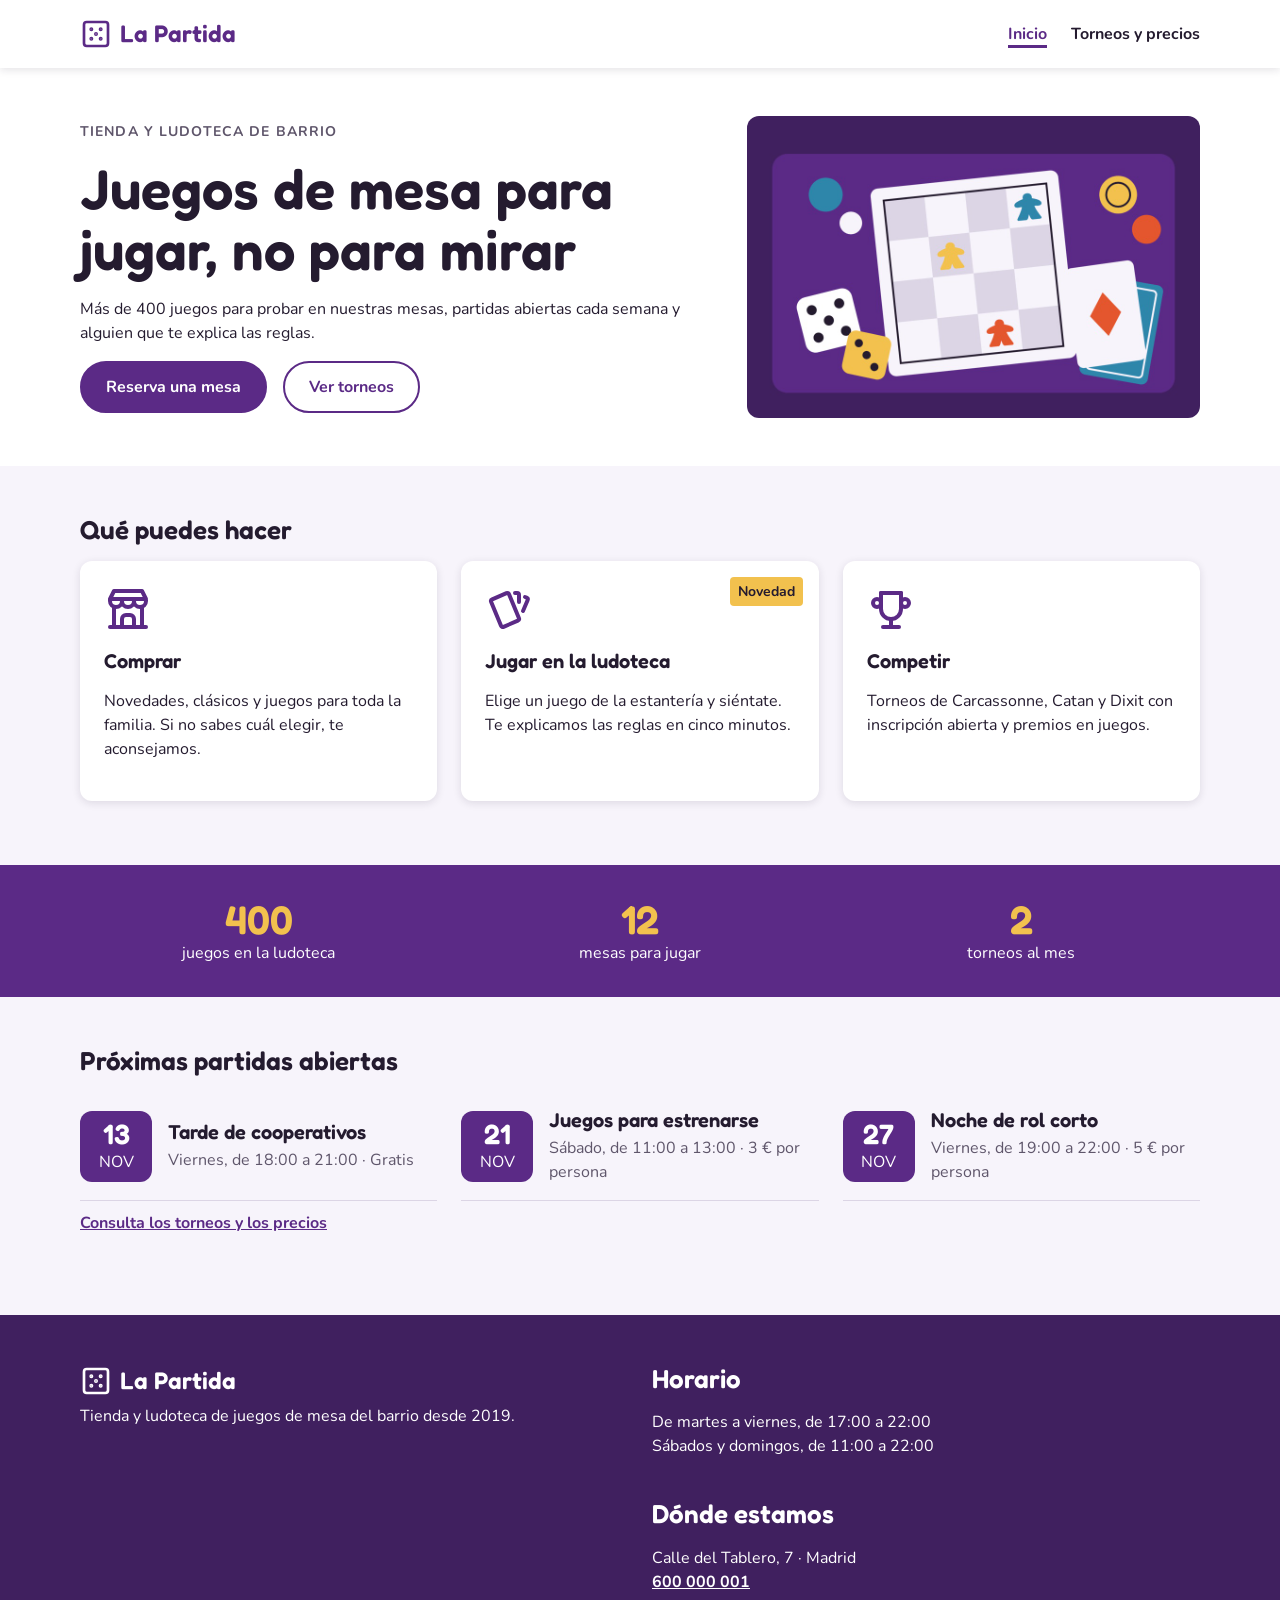
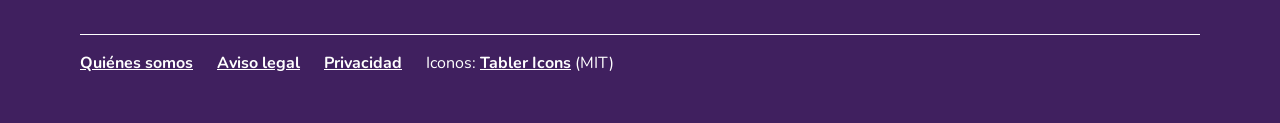
<file: index.html>
<!DOCTYPE html>
<html lang="es">
<head>
  <meta charset="UTF-8">
  <meta name="viewport" content="width=device-width, initial-scale=1">
  <title>La Partida · Tienda y ludoteca de juegos de mesa</title>
  <link rel="preconnect" href="https://fonts.googleapis.com">
  <link rel="preconnect" href="https://fonts.gstatic.com" crossorigin>
  <link rel="stylesheet" href="https://fonts.googleapis.com/css2?family=Fredoka:wght@600&family=Nunito:wght@400;700&display=swap">
  <link rel="stylesheet" href="css/variables.css">
  <link rel="stylesheet" href="css/estilos.css">
  <link rel="stylesheet" href="css/oscuro.css" media="screen and (prefers-color-scheme: dark)">
  <link rel="stylesheet" href="css/impresion.css" media="print">
</head>
<body>
  <!-- Iconos de Tabler Icons (https://tabler.io/icons), licencia MIT -->
  <header class="cabecera">
    <div class="contenedor cabecera-contenido">
      <a class="logo" href="index.html">
        <svg viewBox="0 0 24 24" fill="none" stroke="currentColor" stroke-width="2" stroke-linecap="round" stroke-linejoin="round" aria-hidden="true"><path d="M3 3m0 2a2 2 0 0 1 2 -2h14a2 2 0 0 1 2 2v14a2 2 0 0 1 -2 2h-14a2 2 0 0 1 -2 -2z"/><circle cx="8.5" cy="8.5" r=".5" fill="currentColor"/><circle cx="15.5" cy="8.5" r=".5" fill="currentColor"/><circle cx="15.5" cy="15.5" r=".5" fill="currentColor"/><circle cx="8.5" cy="15.5" r=".5" fill="currentColor"/><circle cx="12" cy="12" r=".5" fill="currentColor"/></svg>
        La Partida
      </a>
      <nav class="menu" aria-label="Principal">
        <ul>
          <li><a href="index.html" aria-current="page">Inicio</a></li>
          <li><a href="torneos.html">Torneos y precios</a></li>
        </ul>
      </nav>
    </div>
  </header>

  <main>
    <section class="portada">
      <div class="contenedor portada-contenido">
        <div class="portada-texto">
          <p class="antetitulo">Tienda y ludoteca de barrio</p>
          <h1 class="titulo-portada">Juegos de mesa para jugar, no para mirar</h1>
          <p class="entradilla">Más de 400 juegos para probar en nuestras mesas, partidas abiertas cada semana y alguien que te explica las reglas.</p>
          <div class="botones">
            <a class="boton" href="reserva.html">Reserva una mesa</a>
            <a class="boton boton-contorno" href="torneos.html">Ver torneos</a>
          </div>
        </div>
        <img class="portada-imagen" src="img/portada-960.jpg" alt="Dados, fichas y cartas alrededor de un tablero" width="1440" height="960">
      </div>
    </section>

    <section class="seccion">
      <div class="contenedor">
        <h2>Qué puedes hacer</h2>
        <div class="rejilla">
          <article class="tarjeta">
            <svg class="tarjeta-icono" viewBox="0 0 24 24" fill="none" stroke="currentColor" stroke-width="2" stroke-linecap="round" stroke-linejoin="round" aria-hidden="true"><path d="M3 21l18 0"/><path d="M3 7v1a3 3 0 0 0 6 0v-1m0 1a3 3 0 0 0 6 0v-1m0 1a3 3 0 0 0 6 0v-1h-18l2 -4h14l2 4"/><path d="M5 21l0 -10.15"/><path d="M19 21l0 -10.15"/><path d="M9 21v-4a2 2 0 0 1 2 -2h2a2 2 0 0 1 2 2v4"/></svg>
            <h3>Comprar</h3>
            <p>Novedades, clásicos y juegos para toda la familia. Si no sabes cuál elegir, te aconsejamos.</p>
          </article>
          <article class="tarjeta">
            <p class="etiqueta etiqueta-esquina">Novedad</p>
            <svg class="tarjeta-icono" viewBox="0 0 24 24" fill="none" stroke="currentColor" stroke-width="2" stroke-linecap="round" stroke-linejoin="round" aria-hidden="true"><path d="M3.604 7.197l7.138 -3.109a.96 .96 0 0 1 1.27 .527l4.924 11.902a1 1 0 0 1 -.514 1.304l-7.137 3.109a.96 .96 0 0 1 -1.271 -.527l-4.924 -11.903a1 1 0 0 1 .514 -1.304z"/><path d="M15 4h1a1 1 0 0 1 1 1v3.5"/><path d="M20 6c.264 .112 .52 .217 .768 .315a1 1 0 0 1 .53 1.311l-2.298 5.374"/></svg>
            <h3>Jugar en la ludoteca</h3>
            <p>Elige un juego de la estantería y siéntate. Te explicamos las reglas en cinco minutos.</p>
          </article>
          <article class="tarjeta">
            <svg class="tarjeta-icono" viewBox="0 0 24 24" fill="none" stroke="currentColor" stroke-width="2" stroke-linecap="round" stroke-linejoin="round" aria-hidden="true"><path d="M8 21l8 0"/><path d="M12 17l0 4"/><path d="M7 4l10 0"/><path d="M17 4v8a5 5 0 0 1 -10 0v-8"/><path d="M5 9m-2 0a2 2 0 1 0 4 0a2 2 0 1 0 -4 0"/><path d="M19 9m-2 0a2 2 0 1 0 4 0a2 2 0 1 0 -4 0"/></svg>
            <h3>Competir</h3>
            <p>Torneos de Carcassonne, Catan y Dixit con inscripción abierta y premios en juegos.</p>
          </article>
        </div>
      </div>
    </section>

    <section class="cifras">
      <div class="contenedor">
        <h2 class="oculto-visual">La Partida en cifras</h2>
        <ul class="cifras-lista">
          <li class="cifra"><span class="cifra-numero">400</span> juegos en la ludoteca</li>
          <li class="cifra"><span class="cifra-numero">12</span> mesas para jugar</li>
          <li class="cifra"><span class="cifra-numero">2</span> torneos al mes</li>
        </ul>
      </div>
    </section>

    <section class="seccion">
      <div class="contenedor">
        <h2>Próximas partidas abiertas</h2>
        <ul class="eventos">
          <li class="evento">
            <p class="evento-fecha"><span class="evento-dia">13</span> nov</p>
            <div>
              <h3 class="evento-titulo">Tarde de cooperativos</h3>
              <p class="evento-datos">Viernes, de 18:00 a 21:00 · Gratis</p>
            </div>
          </li>
          <li class="evento">
            <p class="evento-fecha"><span class="evento-dia">21</span> nov</p>
            <div>
              <h3 class="evento-titulo">Juegos para estrenarse</h3>
              <p class="evento-datos">Sábado, de 11:00 a 13:00 · 3 € por persona</p>
            </div>
          </li>
          <li class="evento">
            <p class="evento-fecha"><span class="evento-dia">27</span> nov</p>
            <div>
              <h3 class="evento-titulo">Noche de rol corto</h3>
              <p class="evento-datos">Viernes, de 19:00 a 22:00 · 5 € por persona</p>
            </div>
          </li>
        </ul>
        <p><a href="torneos.html">Consulta los torneos y los precios</a></p>
      </div>
    </section>
  </main>

  <footer class="pie">
    <div class="contenedor pie-contenido">
      <div class="pie-marca">
        <a class="logo" href="index.html">
          <svg viewBox="0 0 24 24" fill="none" stroke="currentColor" stroke-width="2" stroke-linecap="round" stroke-linejoin="round" aria-hidden="true"><path d="M3 3m0 2a2 2 0 0 1 2 -2h14a2 2 0 0 1 2 2v14a2 2 0 0 1 -2 2h-14a2 2 0 0 1 -2 -2z"/><circle cx="8.5" cy="8.5" r=".5" fill="currentColor"/><circle cx="15.5" cy="8.5" r=".5" fill="currentColor"/><circle cx="15.5" cy="15.5" r=".5" fill="currentColor"/><circle cx="8.5" cy="15.5" r=".5" fill="currentColor"/><circle cx="12" cy="12" r=".5" fill="currentColor"/></svg>
          La Partida
        </a>
        <p>Tienda y ludoteca de juegos de mesa del barrio desde 2019.</p>
      </div>
      <div class="pie-horario">
        <h2 class="pie-titulo">Horario</h2>
        <p>De martes a viernes, de 17:00 a 22:00<br>Sábados y domingos, de 11:00 a 22:00</p>
      </div>
      <div class="pie-contacto">
        <h2 class="pie-titulo">Dónde estamos</h2>
        <p>Calle del Tablero, 7 · Madrid<br>
          <a href="tel:+34600000001">600 000 001</a></p>
      </div>
      <nav class="pie-enlaces" aria-label="Pie">
        <ul>
          <li><a href="quienes-somos.html">Quiénes somos</a></li>
          <li><a href="aviso-legal.html">Aviso legal</a></li>
          <li><a href="privacidad.html">Privacidad</a></li>
          <li>Iconos: <a href="https://tabler.io/icons">Tabler Icons</a> (MIT)</li>
        </ul>
      </nav>
    </div>
  </footer>
</body>
</html>
</file>
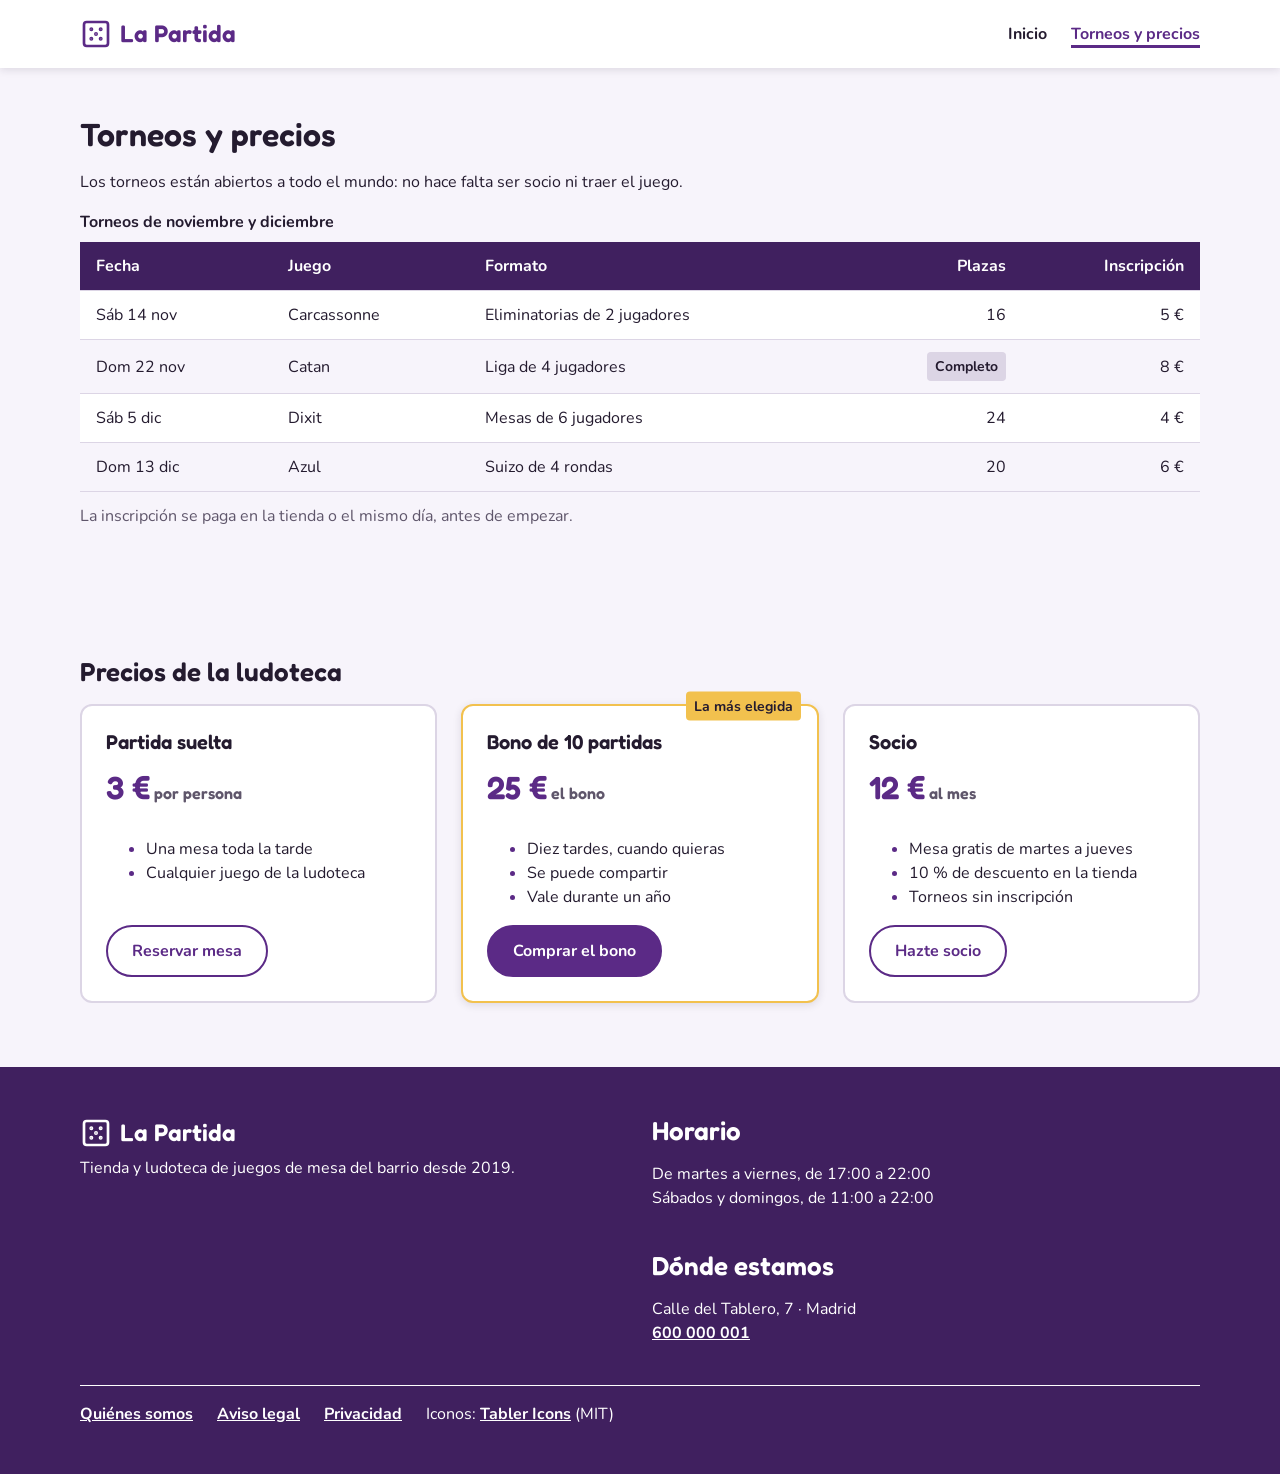
<file: torneos.html>
<!DOCTYPE html>
<html lang="es">
<head>
  <meta charset="UTF-8">
  <meta name="viewport" content="width=device-width, initial-scale=1">
  <title>Torneos y precios · La Partida</title>
  <link rel="preconnect" href="https://fonts.googleapis.com">
  <link rel="preconnect" href="https://fonts.gstatic.com" crossorigin>
  <link rel="stylesheet" href="https://fonts.googleapis.com/css2?family=Fredoka:wght@600&family=Nunito:wght@400;700&display=swap">
  <link rel="stylesheet" href="css/variables.css">
  <link rel="stylesheet" href="css/estilos.css">
  <link rel="stylesheet" href="css/oscuro.css" media="screen and (prefers-color-scheme: dark)">
  <link rel="stylesheet" href="css/impresion.css" media="print">
</head>
<body>
  <!-- Iconos de Tabler Icons (https://tabler.io/icons), licencia MIT -->
  <header class="cabecera">
    <div class="contenedor cabecera-contenido">
      <a class="logo" href="index.html">
        <svg viewBox="0 0 24 24" fill="none" stroke="currentColor" stroke-width="2" stroke-linecap="round" stroke-linejoin="round" aria-hidden="true"><path d="M3 3m0 2a2 2 0 0 1 2 -2h14a2 2 0 0 1 2 2v14a2 2 0 0 1 -2 2h-14a2 2 0 0 1 -2 -2z"/><circle cx="8.5" cy="8.5" r=".5" fill="currentColor"/><circle cx="15.5" cy="8.5" r=".5" fill="currentColor"/><circle cx="15.5" cy="15.5" r=".5" fill="currentColor"/><circle cx="8.5" cy="15.5" r=".5" fill="currentColor"/><circle cx="12" cy="12" r=".5" fill="currentColor"/></svg>
        La Partida
      </a>
      <nav class="menu" aria-label="Principal">
        <ul>
          <li><a href="index.html">Inicio</a></li>
          <li><a href="torneos.html" aria-current="page">Torneos y precios</a></li>
        </ul>
      </nav>
    </div>
  </header>

  <main>
    <section class="seccion">
      <div class="contenedor">
        <h1>Torneos y precios</h1>
        <p class="entradilla">Los torneos están abiertos a todo el mundo: no hace falta ser socio ni traer el juego.</p>
        <div class="tabla-desplazable" role="region" aria-label="Calendario de torneos" tabindex="0">
          <table class="tabla">
            <caption>Torneos de noviembre y diciembre</caption>
            <thead>
              <tr>
                <th scope="col">Fecha</th>
                <th scope="col">Juego</th>
                <th scope="col">Formato</th>
                <th scope="col" class="numero">Plazas</th>
                <th scope="col" class="numero">Inscripción</th>
              </tr>
            </thead>
            <tbody>
              <tr>
                <td>Sáb 14 nov</td>
                <td>Carcassonne</td>
                <td>Eliminatorias de 2 jugadores</td>
                <td class="numero">16</td>
                <td class="numero">5 €</td>
              </tr>
              <tr>
                <td>Dom 22 nov</td>
                <td>Catan</td>
                <td>Liga de 4 jugadores</td>
                <td class="numero"><span class="etiqueta etiqueta-completo">Completo</span></td>
                <td class="numero">8 €</td>
              </tr>
              <tr>
                <td>Sáb 5 dic</td>
                <td>Dixit</td>
                <td>Mesas de 6 jugadores</td>
                <td class="numero">24</td>
                <td class="numero">4 €</td>
              </tr>
              <tr>
                <td>Dom 13 dic</td>
                <td>Azul</td>
                <td>Suizo de 4 rondas</td>
                <td class="numero">20</td>
                <td class="numero">6 €</td>
              </tr>
            </tbody>
          </table>
        </div>
        <p class="texto-suave">La inscripción se paga en la tienda o el mismo día, antes de empezar.</p>
      </div>
    </section>

    <section class="seccion">
      <div class="contenedor">
        <h2>Precios de la ludoteca</h2>
        <div class="precios">
          <article class="precio">
            <h3>Partida suelta</h3>
            <p class="precio-importe">3 €<span class="precio-unidad"> por persona</span></p>
            <ul class="precio-lista">
              <li>Una mesa toda la tarde</li>
              <li>Cualquier juego de la ludoteca</li>
            </ul>
            <a class="boton boton-contorno" href="reserva.html">Reservar mesa</a>
          </article>
          <article class="precio precio-destacado">
            <p class="etiqueta etiqueta-esquina">La más elegida</p>
            <h3>Bono de 10 partidas</h3>
            <p class="precio-importe">25 €<span class="precio-unidad"> el bono</span></p>
            <ul class="precio-lista">
              <li>Diez tardes, cuando quieras</li>
              <li>Se puede compartir</li>
              <li>Vale durante un año</li>
            </ul>
            <a class="boton" href="reserva.html">Comprar el bono</a>
          </article>
          <article class="precio">
            <h3>Socio</h3>
            <p class="precio-importe">12 €<span class="precio-unidad"> al mes</span></p>
            <ul class="precio-lista">
              <li>Mesa gratis de martes a jueves</li>
              <li>10 % de descuento en la tienda</li>
              <li>Torneos sin inscripción</li>
            </ul>
            <a class="boton boton-contorno" href="hazte-socio.html">Hazte socio</a>
          </article>
        </div>
      </div>
    </section>
  </main>

  <footer class="pie">
    <div class="contenedor pie-contenido">
      <div class="pie-marca">
        <a class="logo" href="index.html">
          <svg viewBox="0 0 24 24" fill="none" stroke="currentColor" stroke-width="2" stroke-linecap="round" stroke-linejoin="round" aria-hidden="true"><path d="M3 3m0 2a2 2 0 0 1 2 -2h14a2 2 0 0 1 2 2v14a2 2 0 0 1 -2 2h-14a2 2 0 0 1 -2 -2z"/><circle cx="8.5" cy="8.5" r=".5" fill="currentColor"/><circle cx="15.5" cy="8.5" r=".5" fill="currentColor"/><circle cx="15.5" cy="15.5" r=".5" fill="currentColor"/><circle cx="8.5" cy="15.5" r=".5" fill="currentColor"/><circle cx="12" cy="12" r=".5" fill="currentColor"/></svg>
          La Partida
        </a>
        <p>Tienda y ludoteca de juegos de mesa del barrio desde 2019.</p>
      </div>
      <div class="pie-horario">
        <h2 class="pie-titulo">Horario</h2>
        <p>De martes a viernes, de 17:00 a 22:00<br>Sábados y domingos, de 11:00 a 22:00</p>
      </div>
      <div class="pie-contacto">
        <h2 class="pie-titulo">Dónde estamos</h2>
        <p>Calle del Tablero, 7 · Madrid<br>
          <a href="tel:+34600000001">600 000 001</a></p>
      </div>
      <nav class="pie-enlaces" aria-label="Pie">
        <ul>
          <li><a href="quienes-somos.html">Quiénes somos</a></li>
          <li><a href="aviso-legal.html">Aviso legal</a></li>
          <li><a href="privacidad.html">Privacidad</a></li>
          <li>Iconos: <a href="https://tabler.io/icons">Tabler Icons</a> (MIT)</li>
        </ul>
      </nav>
    </div>
  </footer>
</body>
</html>
</file>
<file: css/variables.css>
:root {
    /*Colores*/
    --color-primario: #5B2A86;
    --color-primario-oscuro: #40205F;
    --color-acento: #F2C14E;
    --color-fondo: #F7F4FB;
    --color-superficie: #FFFFFF;
    --color-texto: #241B2F;
    --color-texto-suave: #5F566B;
    --color-borde-suave: #DCD5E5;
    --color-enlace: #5B2A86;
    --color-texto-sobre-primario: #FFFFFF;
    --color-texto-sobre-acento: #241B2F;

    /*tipografia*/
    --fuente-titulos: Fredoka, sans-serif;
    --fuente-texto: Nunito, sans-serif;

    --tamano-texto-base: 16px;
    --tamano-entradilla: 20px;
    --tamano-pequeno: 14px;

    --tamano-portada-movil: 40px;
    --tamano-portada-escritorio: 56px;
    --tamano-h1-movil: 32px;
    --tamano-h2-movil: 26px;
    --tamano-h3-movil: 20px;
    --tamano-h1-escritorio: 44px;
    --tamano-h2-escritorio: 32px;
    --tamano-h3-escritorio: 24px;

    --interlineado-texto: 1.5;
    --interlineado-titulos: 1.2;
    --interlineado-portada: 1.1;

    /*espacios*/
    --espacio-4: 4px;
    --espacio-8: 8px;
    --espacio-12: 12px;
    --espacio-16: 16px;
    --espacio-24: 24px;
    --espacio-32: 32px;
    --espacio-48: 48px;
    --espacio-64: 64px;

    /*reticula*/
    --ancho-maximo: 1120px;
    --margen-lateral: 16px;
    --medianil: 16px;

    /*Formas*/
    --radio-etiqueta: 4px;
    --radio-tarjeta: 12px;
    --radio-boton: 999px; /* totalmente redondeado */
    --sombra: 0 2px 8px rgb(36 27 47 / 0.12);
}

@media (min-width: 48rem) {
    :root {
        --margen-lateral: 24px;
        --medianil: 24px;
    }
}
</file>
<file: css/estilos.css>
/* 1. Reset y elementos*/

*,
*::before,
*::after {
  box-sizing: border-box;
}
body {
  margin: 0;
  font-family: var(--fuente-texto);
  font-size: var(--tamano-texto-base);
  line-height: var(--interlineado-texto);
  color: var(--color-texto);
  background: var(--color-fondo);
}
h1,
h2,
h3 {
  font-family: var(--fuente-titulos);
  font-weight: 600;
  line-height: var(--interlineado-titulos);
  margin-top: 0;
  margin-bottom: var(--espacio-16);
}

h1 {
  font-size: var(--tamano-h1-movil);
}

h2 {
  font-size: var(--tamano-h2-movil);
}

h3 {
  font-size: var(--tamano-h3-movil);
}

p {
  margin-top: 0;
  margin-bottom: var(--espacio-16);
}

a {
  color: var(--color-enlace);
  font-weight: 700;
}

a:focus-visible {
  outline: 2px solid var(--color-texto);
  outline-offset: 2px;
}

img {
  display: block;
  max-width: 100%;
  height: auto;
}

svg {
  display: block;
}

/* 2. Componentes*/
.boton {
  display: inline-block;
  padding-top: 12px;
  padding-bottom: 12px;
  padding-left: var(--espacio-24);
  padding-right: var(--espacio-24);
  font-weight: 700;
  text-decoration: none;
  background-color: var(--color-primario);
  color: var(--color-texto-sobre-primario);
  border: 2px solid var(--color-primario);
  border-radius: var(--radio-boton);
}

/*boton*/
.boton:hover {
  background-color: var(--color-primario-oscuro);
  border-color: var(--color-primario-oscuro);
}
.boton-contorno {
  background-color: transparent;
  border-color: var(--color-enlace);
  color: var(--color-enlace);
}

.boton.boton-contorno:hover {
  background-color: var(--color-superficie);
  border-color: var(--color-enlace);
}

/*etiqueta*/
.etiqueta {
  display: inline-block;
  padding: var(--espacio-4) var(--espacio-8);
  border-radius: var(--radio-etiqueta);
  font-size: var(--tamano-pequeno);
  font-weight: 700;
  color: var(--color-texto-sobre-acento);
}

.etiqueta-completo {
  background-color: var(--color-borde-suave);
  color: var(--color-texto);
}

.etiqueta-esquina {
  position: absolute;
  background-color: var(--color-acento);
  top: 16px;
  right: 16px;
}

/*tarjeta*/
.tarjeta {
  position: relative;
  padding: var(--espacio-24);
  background-color: var(--color-superficie);
  border-radius: var(--radio-tarjeta);
  box-shadow: var(--sombra);
}
.tarjeta-icono {
  color: var(--color-enlace);
  width: 48px;
  height: 48px;
  margin-bottom: var(--espacio-16);
}

/*logo*/
.logo {
  display: inline-flex;
  align-items: center;
  gap: var(--espacio-8);
  font-family: var(--fuente-titulos);
  font-size: 24px;
  font-weight: 600;
  text-decoration: none;
  color: var(--color-enlace);
}

.logo svg {
  width: 32px;
  height: 32px;
  flex-shrink: 0;
}

.pie {
  padding-top: var(--espacio-48);
  padding-bottom: var(--espacio-48);
  background-color: var(--color-primario-oscuro);
  color: var(--color-texto-sobre-primario);
}

.pie a {
  color: var(--color-texto-sobre-primario);
}

.pie .logo {
  color: var(--color-texto-sobre-primario);
}

.pie-enlaces ul {
  display: flex;
  flex-wrap: wrap;
  gap: var(--espacio-24);
  margin: 0px;
  padding: 0px;
  list-style: none;
}

.pie-enlaces {
  border-top: 1px solid var(--color-texto-sobre-primario);
  padding-top:var(--espacio-16);
}

/*Menu*/

.menu ul {
  display: flex;
  flex-wrap: wrap;
  gap: var(--espacio-24);
  margin: 0;
  padding: 0;
  list-style: none;
}

.menu a {
  text-decoration: none;
  font-weight: bold;
  color: var(--color-texto);
}

.menu a[aria-current="page"],
.menu a:hover {
  color: var(--color-enlace);
  text-decoration-line: underline;
  text-decoration-thickness: 3px;
  text-underline-offset: 6px;
}

/*Evento*/

.evento {
  margin-bottom:10px;
  display: flex;
  align-items: center;
  gap: var(--espacio-16);
  padding: var(--espacio-16) 0;
  border-bottom: 1px solid var(--color-borde-suave);
}

.eventos {
  margin: 0;
  padding: 0;
  list-style: none;
}

.evento-fecha {
  display: flex;
  flex: 0 0 72px;
  flex-direction: column;
  align-items: center;
  justify-content: center;
  padding: var(--espacio-8);
  margin: 0;
  border-radius: var(--radio-tarjeta);
  background-color: var(--color-primario);
  color: var(--color-texto-sobre-primario);
  text-transform: uppercase;
}

.evento-dia {
  font-family: var(--fuente-titulos);
  font-size: 28px;
  font-weight: 600;
  line-height: 1.1;
}

.evento-titulo {
  margin-bottom: var(--espacio-4);
}

.evento-datos {
  margin-bottom: 0;
  color: var(--color-texto-suave);
}

/*Cifra*/

.cifra {
  text-align: center;
  flex: 1 1 200px;
}

.cifras {
  background-color: var(--color-primario);
  color: var(--color-texto-sobre-primario);
  padding-top: var(--espacio-32);
  padding-bottom: var(--espacio-32);
}

.cifra-numero {
  display: block;
  font-family: var(--fuente-titulos);
  font-size: var(--tamano-portada-movil);
  font-weight: 600;
  line-height: var(--interlineado-portada);
  color: var(--color-acento);
}

/*Precio*/
.precio {
  position: relative;
  display: flex;
  flex-direction: column;
  padding: var(--espacio-24);
  border: 2px solid var(--color-borde-suave);
  border-radius: var(--radio-tarjeta);
  background-color: var(--color-superficie);
}

.precio-importe {
  font-family: var(--fuente-titulos);
  font-size: var(--tamano-h1-movil);
  font-weight: 600;
  line-height: var(--interlineado-portada);
  color: var(--color-enlace);
}

.precio-unidad {
  font-size: var(--tamano-texto-base);
  color: var(--color-texto-suave);
}

.precio-lista li::marker {
  color: var(--color-enlace);
}

.precio .boton {
  margin-top: auto;
  align-self: flex-start;
}

.precio-destacado {
  border: 2px solid var(--color-acento);
  box-shadow: var(--sombra);
}

.precio-destacado .etiqueta {
  top: 0;

  transform: translateY(-50%);
}

.tabla {
  width: 100%;
  min-width: 640px;
  border-collapse: collapse;
  background-color: var(--color-superficie);
}

.tabla-desplazable {
  max-width: 100%;
  overflow-x: auto;
}

.tabla-desplazable:focus-visible {
  outline: 2px solid var(--color-texto);
  outline-offset: 2px;
}

.tabla th,
.tabla td {
  padding: var(--espacio-12) var(--espacio-16);
  border-bottom: 1px solid var(--color-borde-suave);
  text-align: left;
}

.tabla thead {
  background-color: var(--color-primario-oscuro);
  color: var(--color-texto-sobre-primario);
}

.tabla caption {
  padding-bottom: var(--espacio-8);
  color: var(--color-texto);
  font-weight: bold;
  text-align: left;
}

.tabla tbody tr:nth-child(even) {
  background-color: var(--color-fondo);
}

.tabla .numero {
  text-align: right;
}

.pie a:focus-visible {
  outline-color: var(--color-texto-sobre-primario);
}
/* 3. Utilidades*/
.texto-suave {
  margin-top: var(--espacio-12);
  color: var(--color-texto-suave);
}

.oculto-visual {
  position: absolute;
  width: 1px;
  height: 1px;
  margin: -1px;
  padding: 0;
  overflow: hidden;
  clip-path: inset(50%);
  white-space: nowrap;
  border: 0;
}

/* 4. Maquetación*/

.cabecera {
  position: sticky;
  top: 0;
  z-index: 100;
  background-color: var(--color-superficie);
  box-shadow: var(--sombra);
}

.cabecera-contenido {
  align-items: center;
  justify-content: space-between;
  display: flex;
  flex-wrap: wrap;
  gap: var(--espacio-16);
  padding-top: var(--espacio-16);
  padding-bottom: var(--espacio-16);
}

.cifras-lista {
  display: flex;
  flex-wrap: wrap;
  gap: var(--espacio-24);
  margin: 0;
  padding: 0;
  list-style: none;
}
.portada {
  padding-top: 48px;
  padding-bottom: 48px;
  background-color: var(--color-superficie);
}

.titulo-portada{
  font-size: var(--tamano-portada-movil);
  line-height: var(--interlineado-portada);
}
.antetitulo{
  text-transform: uppercase; 
  letter-spacing :0.08em;
  font-size: var(--tamano-pequeno);
  font-weight: 700;
  color: var(--color-texto-suave);
}
.entrailla{
  font-size: var(--tamano-entradilla);
}
.portada-imagen {
  object-fit: cover;
  width: 100%;
  aspect-ratio: 3/2;
  border-radius: var(--radio-tarjeta);
}

.botones {
  display: flex;
  flex-wrap: wrap;
  gap: var(--espacio-16);
}

.rejilla {
  display: grid;
  grid-template-columns: repeat(auto-fit, minmax(16rem, 1fr));
  gap: var(--medianil);
}

.portada-contenido {
  display: grid;
  gap: var(--medianil);
}

.precios {
  display: grid;
  gap: var(--medianil);
}

.pie-contenido {
  display: grid;
  gap: var(--medianil);
}

.contenedor {
  max-width: calc(var(--ancho-maximo) + 2 * var(--margen-lateral));
  margin: 0 auto;
  padding-left: var(--margen-lateral);
  padding-right: var(--margen-lateral);
}

.seccion {
  padding-top: var(--espacio-48);
  padding-bottom: var(--espacio-64);
}

@media (min-width: 48rem) {
  .portada-contenido{
    grid-template-columns: repeat(12, 1fr);
    align-items: center;
  }
  .titulo-portada{
    font-size:var(--tamano-portada-escritorio);
  }
  .portada-texto {
    grid-column: 1 / 8;
    grid-row: 1;
  }
  .portada-imagen {
    grid-column: 8 / 13;
    grid-row: 1;
  }

  .eventos, .precios{
    display: grid;
    gap:var(--medianil);
    grid-template-columns: repeat(3, 1fr);
  }

  .pie-contenido{
    grid-template-columns: repeat(2, 1fr);
    grid-template-areas:
    "marca horario "
    "marca contacto"
    "enlaces enlaces";
  }

  .pie-marca {grid-area: marca;}
  .pie-horario {grid-area: horario;}
  .pie-contacto {grid-area: contacto;}
  .pie-enlaces {grid-area: enlaces;}
}
</file>
<file: css/oscuro.css>
:root {
--color-fondo: #15111B;
--color-superficie: #211A2A;
--color-texto: #EEE9F4;
/* 13,33:1 sobre la superficie */
--color-texto-suave: #B8AEC6;
/* 7,93:1 sobre la superficie */
--color-borde-suave: #3B3247;
--color-enlace: #CBA6F0;
/* 7,72:1 sobre la superficie */
--sombra: none;
}
</file>
<file: css/impresion.css>
@page {
  size: A4;
  margin: 2cm;
}

body {
  background-color: #ffffff;
  color: #000000;
  font-size: 12pt;
}

.menu,
.botones,
.boton,
.portada-imagen,
.tarjeta-icono {
  display: none;
}

.cabecera,
.tarjeta {
  box-shadow: none;
}

.etiqueta-esquina {
  position: relative;
  left: 0px;
  top: 0px;
}

.tarjeta,
.precios,
.precio {
  border: 1px solid #000000;
  break-inside: avoid;
}
</file>
